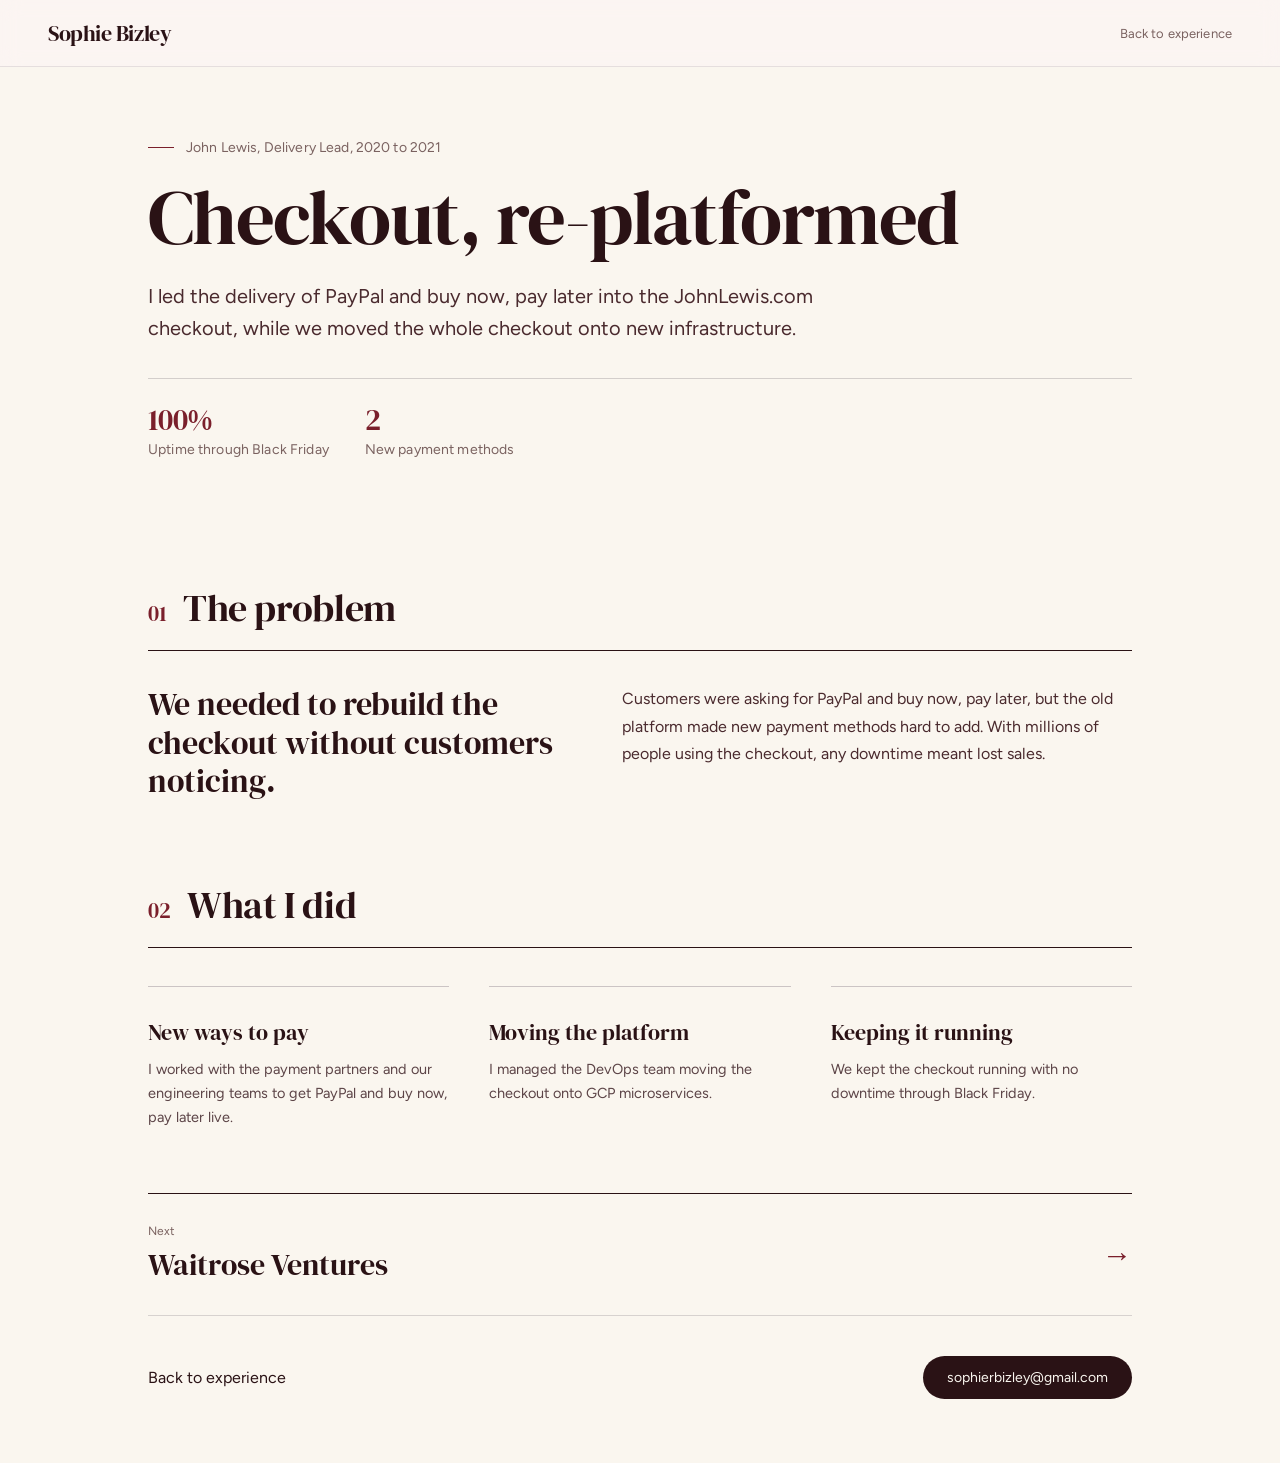
<file: john-lewis.html>
<!DOCTYPE html>
<html lang="en">
<head>
<meta charset="utf-8">
<meta name="viewport" content="width=device-width, initial-scale=1">
<title>Checkout, re-platformed | Sophie Bizley</title>
<meta name="description" content="Case study: getting PayPal and buy now, pay later into JohnLewis.com while moving checkout onto new infrastructure.">
<link rel="icon" type="image/svg+xml" href="favicon.svg">
<link rel="stylesheet" href="style.css">
</head>
<body>

<nav class="nav nav-cs">
  <a href="index.html#top" class="brand">Sophie Bizley</a>
  <a href="index.html#path" class="back">Back to experience</a>
</nav>

<header class="cs-hero">
  <div class="eyebrow" data-reveal>
    <span class="rule"></span>
    John Lewis, Delivery Lead, 2020 to 2021
  </div>
  <h1 data-reveal data-reveal-delay="80">Checkout, re-platformed</h1>
  <p class="lede" data-reveal data-reveal-delay="140">I led the delivery of PayPal and buy now, pay later into the JohnLewis.com checkout, while we moved the whole checkout onto new infrastructure.</p>
  <div class="cs-stats" data-reveal data-reveal-delay="200" style="gap:36px">
    <div>
      <div class="num-big" style="font-size:30px">100%</div>
      <div class="num-label">Uptime through Black Friday</div>
    </div>
    <div>
      <div class="num-big" style="font-size:30px">2</div>
      <div class="num-label">New payment methods</div>
    </div>
  </div>
</header>

<section class="cs-section">
  <div class="cs-section-head" data-reveal>
    <span class="idx">01</span>
    <h2>The problem</h2>
  </div>
  <div class="cs-problem">
    <p class="cs-problem-statement" data-reveal>We needed to rebuild the checkout without customers noticing.</p>
    <div class="cs-problem-body" data-reveal data-reveal-delay="80">
      <p>Customers were asking for PayPal and buy now, pay later, but the old platform made new payment methods hard to add. With millions of people using the checkout, any downtime meant lost sales.</p>
    </div>
  </div>
</section>

<section class="cs-section mid">
  <div class="cs-section-head" data-reveal>
    <span class="idx">02</span>
    <h2>What I did</h2>
  </div>
  <div class="cs-approach-grid">
    <div class="cs-approach-item" data-reveal>
      <h3>New ways to pay</h3>
      <p>I worked with the payment partners and our engineering teams to get PayPal and buy now, pay later live.</p>
    </div>
    <div class="cs-approach-item" data-reveal data-reveal-delay="100">
      <h3>Moving the platform</h3>
      <p>I managed the DevOps team moving the checkout onto GCP microservices.</p>
    </div>
    <div class="cs-approach-item" data-reveal data-reveal-delay="200">
      <h3>Keeping it running</h3>
      <p>We kept the checkout running with no downtime through Black Friday.</p>
    </div>
  </div>
</section>

<footer class="cs-footer">
  <a href="waitrose-ventures.html" class="cs-next" data-reveal>
    <div><div class="k">Next</div><div class="title">Waitrose Ventures</div></div>
    <div class="arrow">→</div>
  </a>
  <div class="cs-footer-row" data-reveal>
    <a href="index.html#path" class="back">Back to experience</a>
    <a href="mailto:sophierbizley@gmail.com" class="btn btn-solid" style="padding:13px 24px">sophierbizley@gmail.com</a>
  </div>
</footer>

<script src="main.js"></script>
</body>
</html>
</file>
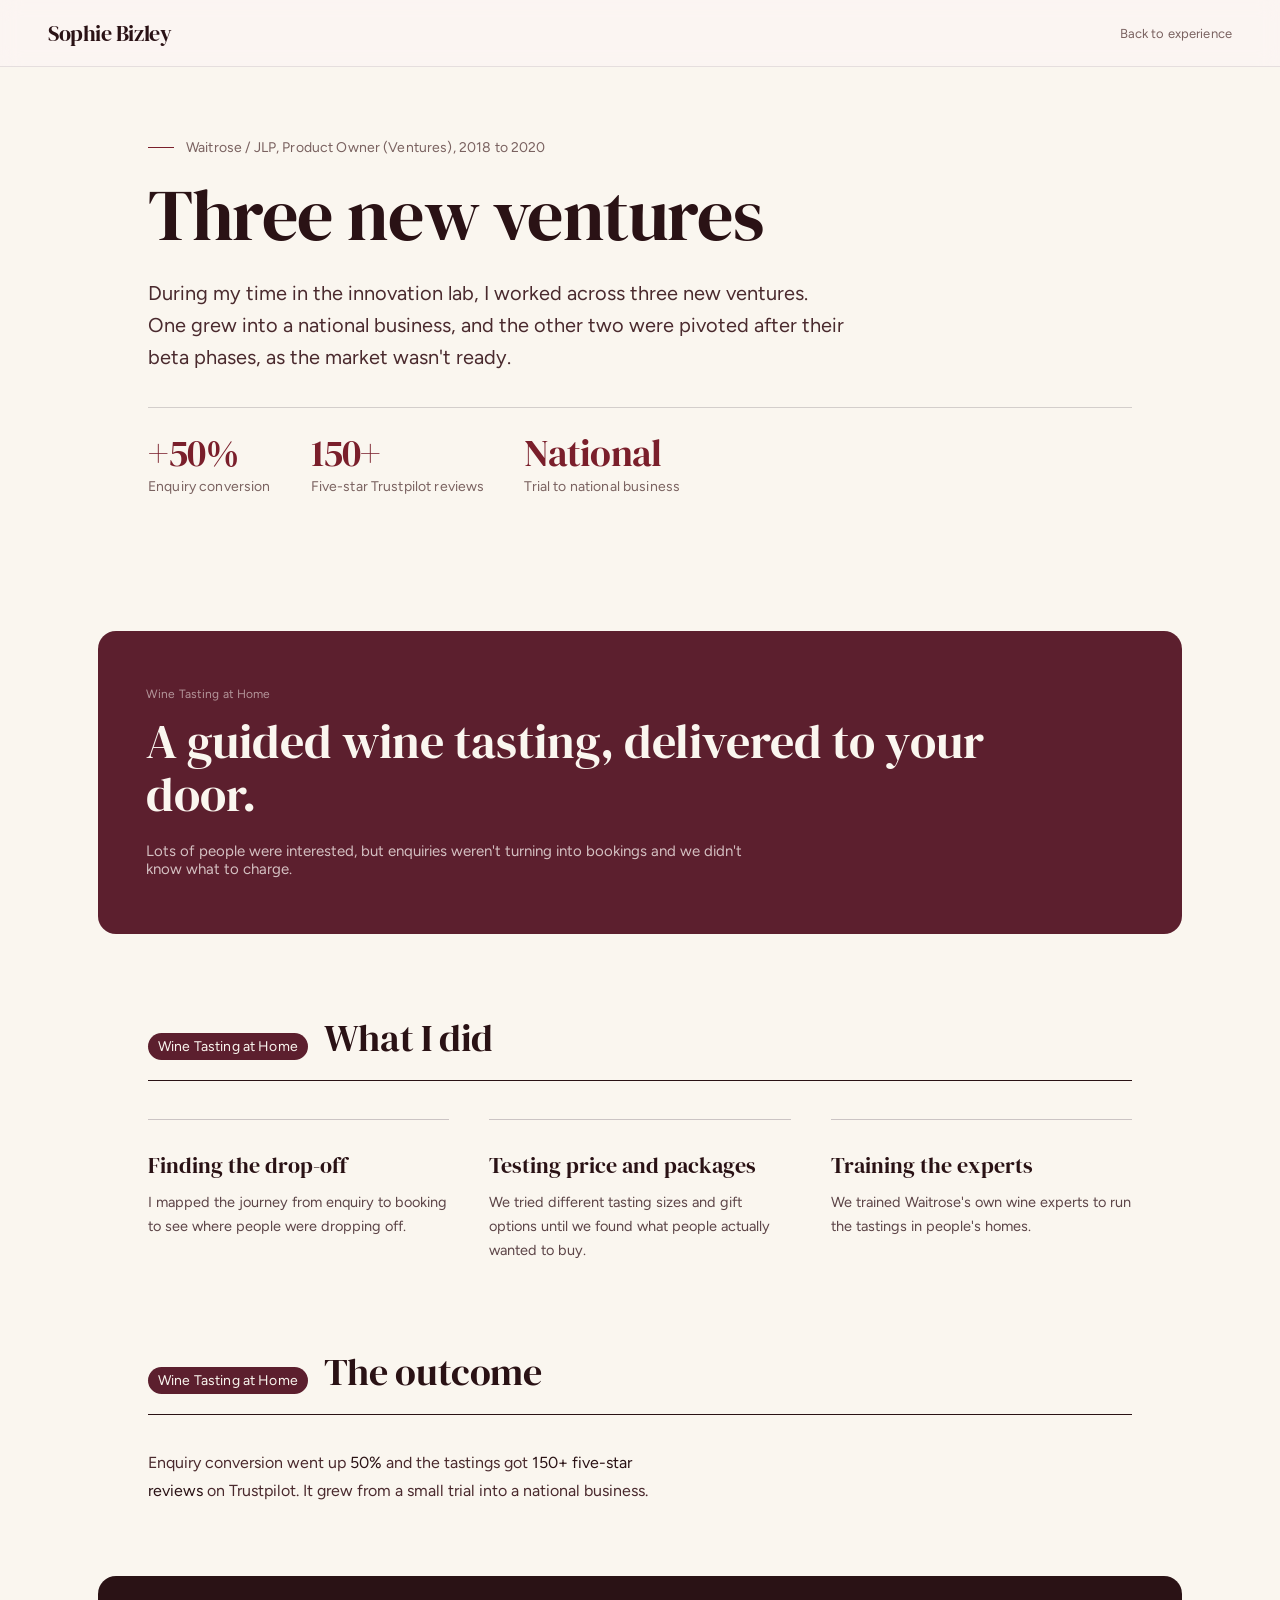
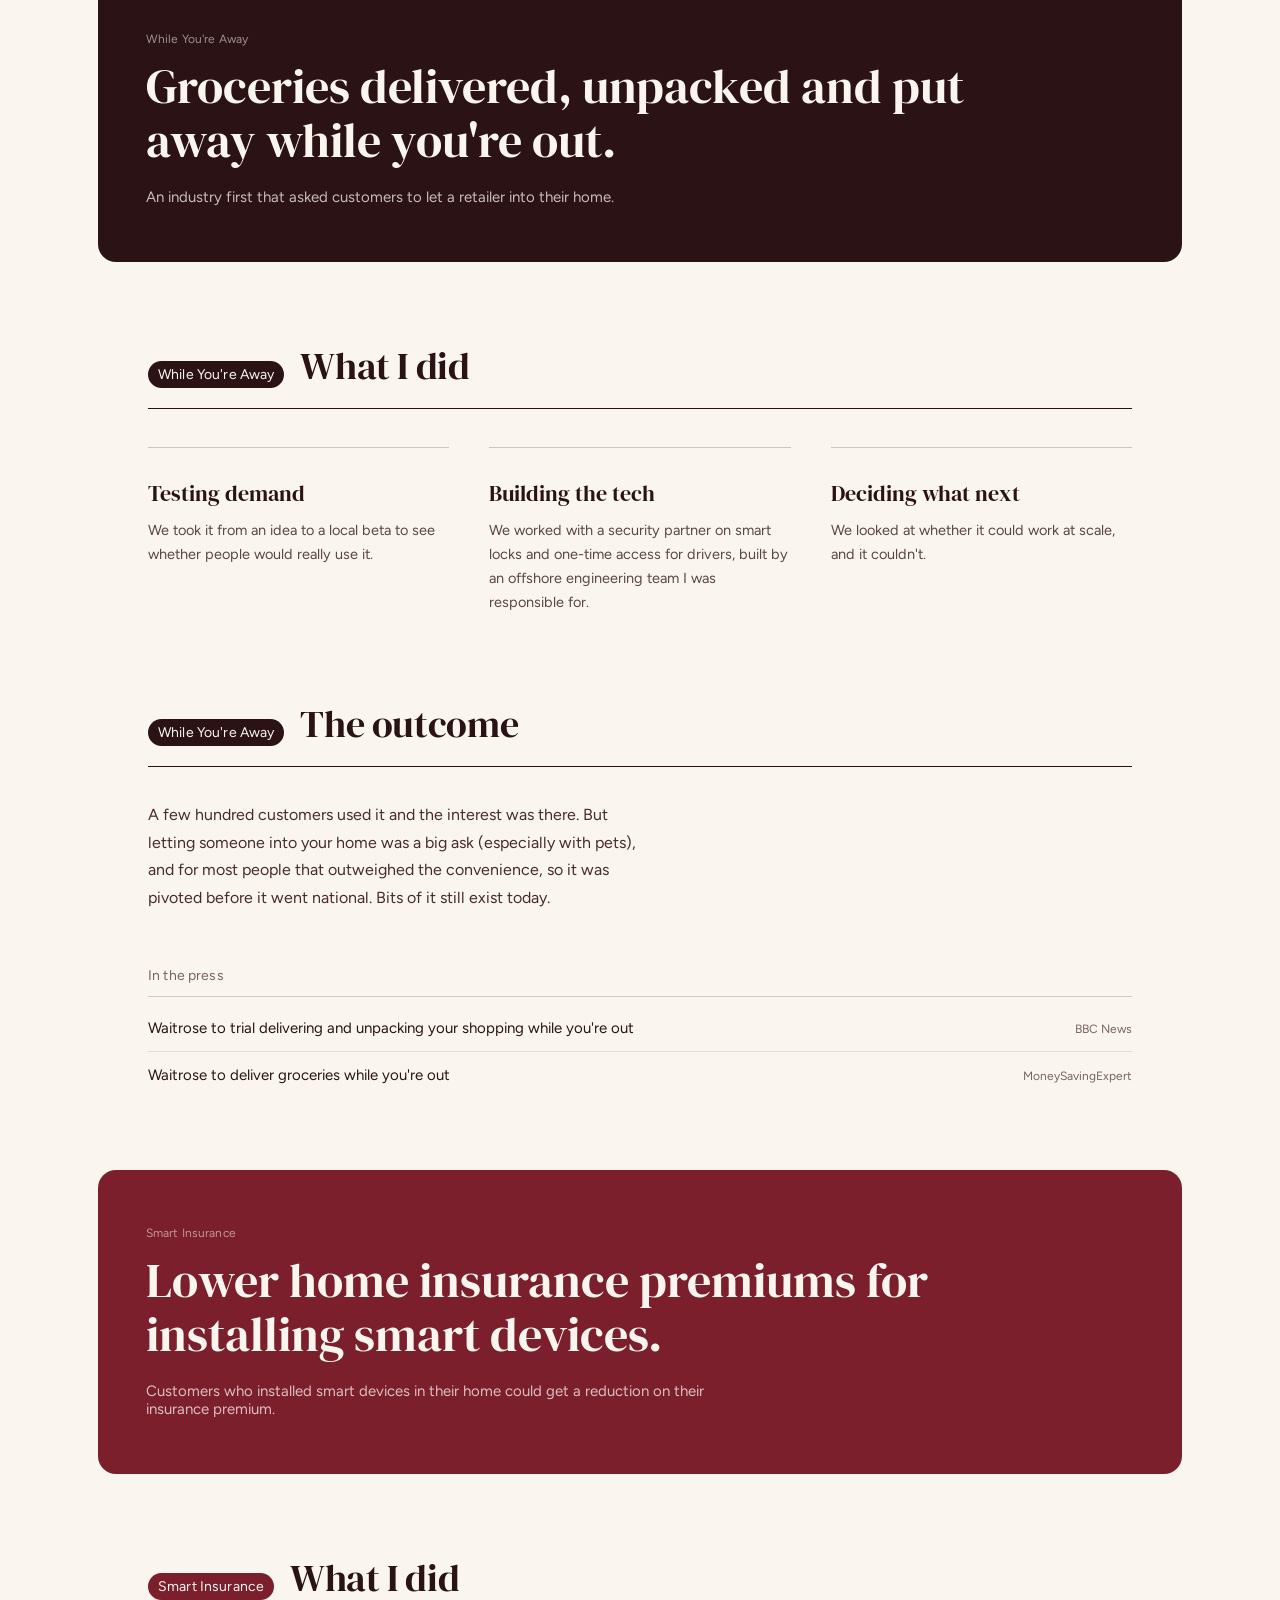
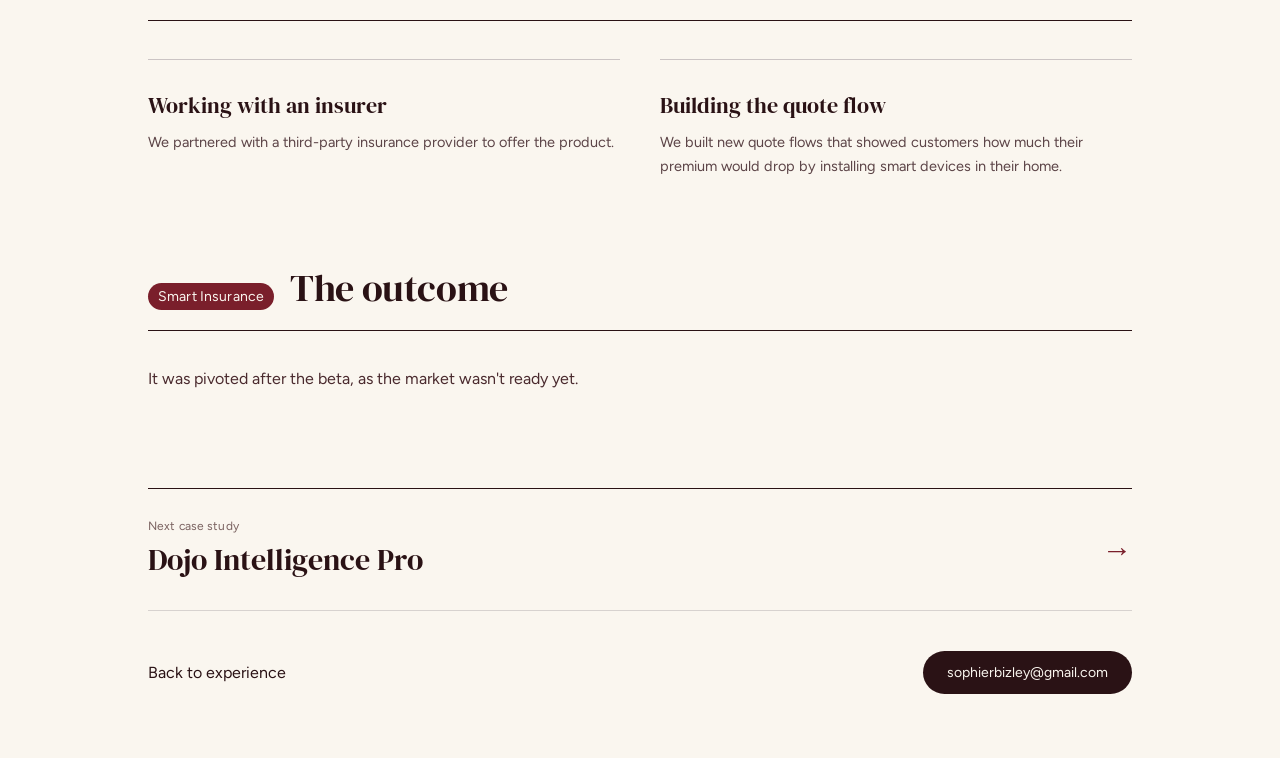
<file: waitrose-ventures.html>
<!DOCTYPE html>
<html lang="en">
<head>
<meta charset="utf-8">
<meta name="viewport" content="width=device-width, initial-scale=1">
<title>Three new ventures | Sophie Bizley</title>
<meta name="description" content="Case study: three new ventures at Waitrose, including a wine tasting service and in-home grocery delivery.">
<link rel="icon" type="image/svg+xml" href="favicon.svg">
<link rel="stylesheet" href="style.css">
</head>
<body>

<nav class="nav nav-cs">
  <a href="index.html#top" class="brand">Sophie Bizley</a>
  <a href="index.html#path" class="back">Back to experience</a>
</nav>

<header class="cs-hero wide">
  <div class="eyebrow" data-reveal>
    <span class="rule"></span>
    Waitrose / JLP, Product Owner (Ventures), 2018 to 2020
  </div>
  <h1 data-reveal data-reveal-delay="80">Three new ventures</h1>
  <p class="lede" data-reveal data-reveal-delay="140">During my time in the innovation lab, I worked across three new ventures. One grew into a national business, and the other two were pivoted after their beta phases, as the market wasn&#39;t ready.</p>
  <div class="cs-stats" data-reveal data-reveal-delay="200">
    <div>
      <div class="num-big num-count" data-count="50" data-prefix="+" data-suffix="%">+50%</div>
      <div class="num-label">Enquiry conversion</div>
    </div>
    <div>
      <div class="num-big num-count" data-count="150" data-suffix="+">150+</div>
      <div class="num-label">Five-star Trustpilot reviews</div>
    </div>
    <div>
      <div class="num-big">National</div>
      <div class="num-label">Trial to national business</div>
    </div>
  </div>
</header>

<!-- ================= VENTURE 01: WINE TASTING AT HOME ================= -->

<div class="venture-banner v2" data-reveal>
  <div class="venture-banner-inner v2">
    <div class="k">Wine Tasting at Home</div>
    <div class="title">A guided wine tasting, delivered to your door.</div>
    <div class="sub">Lots of people were interested, but enquiries weren&#39;t turning into bookings and we didn&#39;t know what to charge.</div>
  </div>
</div>

<section class="cs-section mid">
  <div class="cs-section-head" data-reveal>
    <span class="chip" style="background:#5C1F2E">Wine Tasting at Home</span>
    <h2>What I did</h2>
  </div>
  <div class="cs-approach-grid">
    <div class="cs-approach-item" data-reveal>
      <h3>Finding the drop-off</h3>
      <p>I mapped the journey from enquiry to booking to see where people were dropping off.</p>
    </div>
    <div class="cs-approach-item" data-reveal data-reveal-delay="100">
      <h3>Testing price and packages</h3>
      <p>We tried different tasting sizes and gift options until we found what people actually wanted to buy.</p>
    </div>
    <div class="cs-approach-item" data-reveal data-reveal-delay="200">
      <h3>Training the experts</h3>
      <p>We trained Waitrose&#39;s own wine experts to run the tastings in people&#39;s homes.</p>
    </div>
  </div>
</section>

<section class="cs-section">
  <div class="cs-section-head" data-reveal>
    <span class="chip" style="background:#5C1F2E">Wine Tasting at Home</span>
    <h2>The outcome</h2>
  </div>
  <div class="cs-outcome">
    <div class="cs-outcome-body" data-reveal>
      <p>Enquiry conversion went up <span class="hi">50%</span> and the tastings got <span class="hi">150+ five-star reviews</span> on Trustpilot. It grew from a small trial into a national business.</p>
    </div>
  </div>
</section>

<!-- ================= VENTURE 02: WHILE YOU'RE AWAY ================= -->

<div class="venture-banner" data-reveal>
  <div class="venture-banner-inner v1">
    <div class="k">While You&#39;re Away</div>
    <div class="title">Groceries delivered, unpacked and put away while you&#39;re out.</div>
    <div class="sub">An industry first that asked customers to let a retailer into their home.</div>
  </div>
</div>

<section class="cs-section mid">
  <div class="cs-section-head" data-reveal>
    <span class="chip">While You&#39;re Away</span>
    <h2>What I did</h2>
  </div>
  <div class="cs-approach-grid">
    <div class="cs-approach-item" data-reveal>
      <h3>Testing demand</h3>
      <p>We took it from an idea to a local beta to see whether people would really use it.</p>
    </div>
    <div class="cs-approach-item" data-reveal data-reveal-delay="100">
      <h3>Building the tech</h3>
      <p>We worked with a security partner on smart locks and one-time access for drivers, built by an offshore engineering team I was responsible for.</p>
    </div>
    <div class="cs-approach-item" data-reveal data-reveal-delay="200">
      <h3>Deciding what next</h3>
      <p>We looked at whether it could work at scale, and it couldn&#39;t.</p>
    </div>
  </div>
</section>

<section class="cs-section">
  <div class="cs-section-head" data-reveal>
    <span class="chip">While You&#39;re Away</span>
    <h2>The outcome</h2>
  </div>
  <div class="cs-outcome">
    <div class="cs-outcome-body" data-reveal>
      <p>A few hundred customers used it and the interest was there. But letting someone into your home was a big ask (especially with pets), and for most people that outweighed the convenience, so it was pivoted before it went national. Bits of it still exist today.</p>
    </div>
  </div>
</section>

<section class="cs-press">
  <div data-reveal>
    <div class="list-heading">In the press</div>
    <div class="press-list">
      <a href="https://www.bbc.co.uk/news/business-45747673" target="_blank" rel="noopener" class="press-row">
        <span class="headline" style="font-family:var(--sans);font-style:normal;color:var(--ink)">Waitrose to trial delivering and unpacking your shopping while you&#39;re out</span>
        <span class="src">BBC News</span>
      </a>
      <a href="https://www.moneysavingexpert.com/news/2018/10/waitrose-to-deliver-groceries-while-you-re-out/" target="_blank" rel="noopener" class="press-row">
        <span class="headline" style="font-family:var(--sans);font-style:normal;color:var(--ink)">Waitrose to deliver groceries while you&#39;re out</span>
        <span class="src">MoneySavingExpert</span>
      </a>
    </div>
  </div>
</section>

<!-- ================= VENTURE 03: SMART INSURANCE ================= -->

<div class="venture-banner v2" data-reveal>
  <div class="venture-banner-inner v3">
    <div class="k">Smart Insurance</div>
    <div class="title">Lower home insurance premiums for installing smart devices.</div>
    <div class="sub">Customers who installed smart devices in their home could get a reduction on their insurance premium.</div>
  </div>
</div>

<section class="cs-section mid">
  <div class="cs-section-head" data-reveal>
    <span class="chip" style="background:var(--accent)">Smart Insurance</span>
    <h2>What I did</h2>
  </div>
  <div class="cs-approach-grid two">
    <div class="cs-approach-item" data-reveal>
      <h3>Working with an insurer</h3>
      <p>We partnered with a third-party insurance provider to offer the product.</p>
    </div>
    <div class="cs-approach-item" data-reveal data-reveal-delay="100">
      <h3>Building the quote flow</h3>
      <p>We built new quote flows that showed customers how much their premium would drop by installing smart devices in their home.</p>
    </div>
  </div>
</section>

<section class="cs-section">
  <div class="cs-section-head" data-reveal>
    <span class="chip" style="background:var(--accent)">Smart Insurance</span>
    <h2>The outcome</h2>
  </div>
  <div class="cs-outcome">
    <div class="cs-outcome-body" data-reveal>
      <p>It was pivoted after the beta, as the market wasn&#39;t ready yet.</p>
    </div>
  </div>
</section>


<footer class="cs-footer wide">
  <a href="intelligence-pro.html" class="cs-next" data-reveal>
    <div><div class="k">Next case study</div><div class="title">Dojo Intelligence Pro</div></div>
    <div class="arrow">→</div>
  </a>
  <div class="cs-footer-row" data-reveal>
    <a href="index.html#path" class="back">Back to experience</a>
    <a href="mailto:sophierbizley@gmail.com" class="btn btn-solid" style="padding:13px 24px">sophierbizley@gmail.com</a>
  </div>
</footer>

<script src="main.js"></script>
</body>
</html>
</file>
<file: style.css>
/* Sophie Bizley — Portfolio (Editorial Mix)
   Shared styles for the main page and all case-study pages. */

@import url('https://fonts.googleapis.com/css2?family=DM+Serif+Display&family=Figtree:wght@400;500;600&display=swap');

:root{
  --cream:#FAF6EF;
  --band:#F1E6DA;
  --ink:#2A1215;
  --ink-soft:#4A2A2E;
  --muted:#7A6260;
  --muted-2:#5C4447;
  --rust:#7A1F2B;
  --hairline:rgba(42,18,21,0.11);
  --hairline-strong:rgba(42,18,21,0.22);

  --accent:#7A1F2B;
  --accent-rgb:122,31,43;

  --serif:'DM Serif Display', Georgia, serif;
  --sans:'Figtree', -apple-system, BlinkMacSystemFont, 'Segoe UI', sans-serif;
}

*{box-sizing:border-box;margin:0;padding:0}
html{scroll-behavior:smooth}
body{
  background:var(--cream);
  color:var(--ink);
  font-family:var(--sans);
  -webkit-font-smoothing:antialiased;
  min-height:100vh;
  overflow-x:hidden;
}
a{color:inherit;text-decoration:none}
img{max-width:100%}
::selection{background:var(--accent);color:var(--cream)}
a:focus-visible,button:focus-visible{outline:2px solid var(--accent);outline-offset:3px;border-radius:3px}

.hoverfade{transition:opacity .2s}
.hoverfade:hover{opacity:0.66}

/* ---------- Nav ---------- */
.nav{
  position:sticky;top:0;z-index:50;
  display:flex;align-items:center;justify-content:space-between;
  padding:20px 48px;
  background:rgba(252,245,243,0.82);
  backdrop-filter:blur(10px);
  border-bottom:1px solid rgba(36,22,42,0.1);
}
.nav-cs{padding:18px 48px}
.nav .brand{font-family:var(--serif);font-size:24px;letter-spacing:-0.01em}
.nav-cs .brand{font-size:22px}
.nav .back{display:inline-flex;align-items:center;gap:8px;font-size:13px;text-transform:uppercase;letter-spacing:0.12em;color:var(--muted);transition:color .2s}
.nav .back:hover{color:var(--accent)}

.burger{display:none;background:none;border:1px solid rgba(36,22,42,0.3);border-radius:10px;width:42px;height:42px;align-items:center;justify-content:center;cursor:pointer;color:var(--ink);padding:0}
.burger span{position:relative;display:block;width:18px;height:2px;background:var(--ink);transition:transform .3s,opacity .3s}
.burger span::before,.burger span::after{content:"";position:absolute;left:0;width:18px;height:2px;background:var(--ink);transition:transform .3s,opacity .3s}
.burger span::before{top:-6px}
.burger span::after{top:6px}
.burger.open span{background:transparent}
.burger.open span::before{transform:translateY(6px) rotate(45deg)}
.burger.open span::after{transform:translateY(-6px) rotate(-45deg)}

.navlinks{display:flex;align-items:center;gap:32px;font-size:13px;text-transform:uppercase;letter-spacing:0.14em;color:var(--muted)}
.navlinks a{transition:color .2s}
.navlinks a:hover{color:var(--accent)}
.navlinks .contact{color:var(--ink);border-bottom:1px solid var(--accent);padding-bottom:2px}
.navlinks .cv{display:inline-flex;align-items:center;gap:7px;padding:8px 16px;background:var(--ink);color:var(--cream);border-radius:999px;letter-spacing:0.1em;transition:background .2s}
.navlinks .cv:hover{background:var(--accent)}

/* ---------- Buttons ---------- */
.btn{display:inline-flex;align-items:center;gap:8px;border-radius:999px;font-size:14px;transition:background .2s,border-color .2s,color .2s,opacity .2s}
.btn-solid{padding:12px 22px;background:var(--ink);color:var(--cream)}
.btn-solid:hover{background:var(--accent)}
.btn-outline{padding:12px 22px;border:1px solid rgba(36,22,42,0.3);color:var(--ink)}
.btn-outline:hover{border-color:var(--accent);color:var(--accent)}
.btn-accent{padding:13px 24px;background:var(--accent);color:var(--cream)}
.btn-accent:hover{opacity:0.85}
.btn-static{padding:15px 26px;border:1px solid rgba(36,22,42,0.3);color:var(--muted);font-size:15px;border-radius:999px}

/* ---------- Section rhythm ---------- */
.wrap{max-width:1180px;margin:0 auto;padding-left:48px;padding-right:48px}
.wrap-narrow{max-width:1080px;margin:0 auto;padding-left:48px;padding-right:48px}

/* ---------- Hero (index) ---------- */
.hero{padding:90px 48px 60px}
.eyebrow{display:flex;align-items:center;gap:14px;font-size:13px;text-transform:uppercase;letter-spacing:0.16em;color:var(--muted)}
.eyebrow .rule{width:30px;height:1px;background:var(--accent);display:block}
.hero h1{
  margin-top:26px;font-family:var(--serif);font-weight:400;
  font-size:clamp(40px,5.5vw,72px);line-height:1;letter-spacing:-0.02em;
  text-wrap:balance;max-width:900px;
}
.hero h1 a{color:var(--accent);border-bottom:1px solid rgba(var(--accent-rgb),0.4);transition:opacity .2s;font-style:normal}
.hero h1 a:hover{opacity:0.6}
.hero h1 .role{font-style:normal}

.hero-grid{margin-top:26px;display:grid;grid-template-columns:1fr 300px;gap:56px;align-items:start}
.hero-lede{font-size:19px;line-height:1.62;color:var(--ink-soft);max-width:580px}
.hero-lede p + p{margin-top:14px}
.hero-lede .num{font-family:var(--serif);color:var(--accent)}
.hero-cta{margin-top:34px;display:flex;flex-wrap:wrap;gap:10px}

.hero-photo{position:relative}
.hero-photo img{width:100%;aspect-ratio:3/4;object-fit:cover;object-position:center 10%;border-radius:14px;display:block;filter:grayscale(12%)}
.hero-photo::after{content:"";position:absolute;inset:0;border-radius:14px;border:1px solid rgba(var(--accent-rgb),0.35);pointer-events:none}

/* ---------- Metrics band ---------- */
.metrics-section{border-top:1px solid var(--hairline);border-bottom:1px solid var(--hairline);background:var(--band)}
.metrics{max-width:1180px;margin:0 auto;display:grid;grid-template-columns:repeat(4,1fr)}
.metrics > div{padding:34px 40px;border-right:1px solid var(--hairline)}
.metrics > div:last-child{border-right:none}
.num-big{font-family:var(--serif);font-size:46px;color:var(--accent);line-height:1}
.num-label{margin-top:6px;font-size:12px;text-transform:uppercase;letter-spacing:0.1em;color:var(--muted)}

/* ---------- About ---------- */
.about-section{padding:64px 48px}
.two-col{display:grid;grid-template-columns:0.85fr 1.15fr;gap:56px;align-items:start}
.about-kicker{font-size:13px;text-transform:uppercase;letter-spacing:0.16em;color:var(--rust)}
.about-title{margin-top:16px;font-family:var(--serif);font-size:clamp(26px,3.2vw,36px);line-height:1.2;font-weight:400;font-style:normal}
.about-list{display:flex;flex-direction:column}
.about-row{display:flex;gap:16px;align-items:center;padding:16px 0;border-top:1px solid rgba(36,22,42,0.2)}
.about-row:last-child{border-bottom:1px solid rgba(36,22,42,0.2)}
.about-row .k{font-family:var(--serif);font-size:14px;color:var(--accent);width:132px;flex-shrink:0;text-transform:uppercase;letter-spacing:0.08em}
.about-row p{font-size:15px;line-height:1.6;color:var(--ink-soft)}

/* ---------- Feature (Currently building) ---------- */
.feature-section{background:var(--ink);color:var(--cream);border-bottom:1px solid var(--hairline)}
.feature{padding:74px 48px;display:grid;grid-template-columns:1fr 1.12fr;gap:56px;align-items:center}
.feature .eyebrow{color:rgba(252,245,243,0.6)}
.feature .eyebrow .rule{width:26px}
.feature h2{margin-top:20px;font-family:var(--serif);font-size:clamp(34px,4.6vw,60px);line-height:1.04;font-weight:400}
.feature p{margin-top:18px;font-size:17px;line-height:1.66;color:rgba(252,245,243,0.82);max-width:520px}
.feature-stats{margin-top:30px;display:flex;flex-wrap:wrap;gap:34px}
.feature-stats .num-big{font-size:40px}
.feature-stats .num-label{color:rgba(252,245,243,0.6)}
.feature-cta{margin-top:34px;display:flex;gap:12px;flex-wrap:wrap}
.feature-badge{display:inline-flex;align-items:center;gap:8px;padding:13px 24px;border:1px solid rgba(252,245,243,0.28);border-radius:999px;font-size:13px;color:rgba(252,245,243,0.7)}
.feature-media{display:flex;justify-content:center;align-items:center}
.feature-media-frame{border-radius:26px;overflow:hidden;border:1px solid rgba(var(--accent-rgb),0.4);box-shadow:0 24px 60px rgba(0,0,0,0.45);background:#0a2622;max-height:560px;aspect-ratio:1258/1922}
.feature-media-frame img{height:560px;width:auto;display:block}

/* ---------- Approach ---------- */
.approach-section{background:var(--band);color:var(--ink);margin-top:40px;border-top:1px solid var(--hairline);border-bottom:1px solid var(--hairline)}
.approach-section .wrap{padding:80px 48px}
.approach-section .kicker{font-size:13px;text-transform:uppercase;letter-spacing:0.16em;color:var(--rust)}
.approach-section h2{margin-top:18px;max-width:920px;font-family:var(--serif);font-size:clamp(30px,4.6vw,56px);line-height:1.08;font-weight:400}
.approach-grid{margin-top:56px;display:grid;grid-template-columns:repeat(2,1fr);gap:44px 56px}
.approach-item{border-top:1px solid var(--hairline-strong);padding-top:22px}
.approach-item .roman{font-family:var(--serif);font-size:30px;color:var(--accent)}
.approach-item h3{margin-top:12px;font-family:var(--serif);font-size:24px;font-weight:400}
.approach-item p{margin-top:12px;font-size:15px;line-height:1.65;color:var(--muted-2)}

/* ---------- Path (experience timeline) ---------- */
.path-section{padding:56px 48px}
.path-section h2{font-family:var(--serif);font-size:clamp(30px,4.6vw,56px);letter-spacing:-0.01em;font-weight:400}
.path-hint{margin-top:18px;font-size:12.5px;color:var(--muted);letter-spacing:0.02em;display:flex;align-items:center;gap:8px}
.path-hint .rule{width:18px;height:1px;background:var(--accent);display:block}
.roles{margin-top:18px;border-top:1.5px solid var(--ink)}
.role-row{display:grid;grid-template-columns:150px 1fr 150px;gap:28px;padding:26px 0;border-bottom:1px solid rgba(36,22,42,0.16);align-items:baseline;transition:opacity .2s}
a.role-row:hover{opacity:0.66}
.role-row.muted{opacity:0.6}
.role-date{font-size:13px;text-transform:uppercase;letter-spacing:0.1em;color:var(--muted)}
.role-title{font-family:var(--serif);font-size:23px;font-weight:400}
.role-desc{margin-top:6px;font-size:14.5px;color:var(--ink-soft);line-height:1.55}
.role-desc a{border-bottom:1px solid rgba(var(--accent-rgb),0.4);transition:opacity .2s}
.role-desc a:hover{opacity:0.6}
.role-meta{display:flex;flex-direction:column;align-items:flex-end;gap:8px;align-self:start}
.role-company{font-family:var(--serif);font-size:21px;color:var(--accent);text-align:right}
.role-company.small{font-size:18px}
.role-arrow{font-family:var(--serif);font-size:22px;color:var(--accent);line-height:1}

.rec-press{margin-top:64px;display:grid;grid-template-columns:1fr 1fr;gap:56px}
.list-heading{font-size:13px;text-transform:uppercase;letter-spacing:0.14em;color:var(--muted);border-bottom:1px solid rgba(36,22,42,0.2);padding-bottom:12px}
.rec-row{display:flex;gap:14px;align-items:baseline;padding:14px 0;border-bottom:1px solid var(--hairline)}
.rec-row:last-child{border-bottom:none}
.rec-row .star{font-family:var(--serif);font-size:18px;color:var(--accent)}
.rec-row .txt{font-size:15px;color:var(--ink-soft)}
.rec-row .txt b{color:var(--ink);font-weight:500}
.press-list{margin-top:8px}
.press-row{display:flex;align-items:baseline;justify-content:space-between;gap:18px;padding:14px 0;border-bottom:1px solid var(--hairline);transition:opacity .2s}
.press-row:last-child{border-bottom:none}
.press-row:hover{opacity:0.6}
.press-row .headline{font-size:15px;color:var(--ink-soft);font-family:var(--serif);font-style:normal}
.press-row .src{font-size:12px;color:var(--muted);white-space:nowrap}

.education{margin-top:56px}
.edu-row{display:flex;gap:14px;align-items:baseline;padding:14px 0}
.edu-row .mark{font-family:var(--serif);font-size:18px;color:var(--accent)}
.edu-row .txt{font-size:15px;color:var(--ink-soft)}
.edu-row .txt b{color:var(--ink);font-weight:500}
.edu-row .school{font-size:13.5px;color:var(--muted)}

/* ---------- Skills ---------- */
.skills-section{padding:36px 48px 56px}
.skills-head{display:flex;align-items:baseline;justify-content:space-between;border-bottom:1.5px solid var(--ink);padding-bottom:18px}
.skills-head h2{font-family:var(--serif);font-size:clamp(30px,4.6vw,52px);letter-spacing:-0.01em;font-weight:400}
.skills-head .tag{font-size:13px;text-transform:uppercase;letter-spacing:0.14em;color:var(--muted)}

.skill-feature{margin-top:40px;background:var(--accent);border-radius:16px;padding:40px;color:var(--cream);display:grid;grid-template-columns:300px 1fr;gap:40px;align-items:start}
.skill-feature .k{font-size:12px;text-transform:uppercase;letter-spacing:0.16em;color:rgba(252,245,243,0.7)}
.skill-feature h3{margin-top:12px;font-family:var(--serif);font-size:34px;font-weight:400;line-height:1.05}
.skill-feature p{margin-top:14px;font-size:14.5px;line-height:1.6;color:rgba(252,245,243,0.82)}
.skill-feature .pills{display:flex;flex-wrap:wrap;gap:10px;align-self:center}
.skill-feature .pills span{padding:9px 16px;background:var(--cream);color:var(--accent);border-radius:999px;font-size:14px;font-weight:500}

.skill-cols{margin-top:24px;display:grid;grid-template-columns:repeat(2,1fr);gap:28px 56px}
.skill-col{border-top:1px solid rgba(36,22,42,0.2);padding-top:20px}
.skill-col h3{font-family:var(--serif);font-size:22px;font-weight:400;color:var(--accent)}
.skill-col .tags{margin-top:14px;display:flex;flex-wrap:wrap;gap:8px}
.skill-col .tags span{padding:7px 13px;background:var(--band);border-radius:999px;font-size:13.5px;color:var(--ink-soft)}

/* ---------- Beyond work ---------- */
.beyond-section{background:var(--band);border-top:1px solid var(--hairline);border-bottom:1px solid var(--hairline)}
.beyond-inner{padding:80px 48px}
.beyond-inner h2{font-family:var(--serif);font-size:clamp(30px,4.6vw,52px);letter-spacing:-0.01em;font-weight:400}
.beyond-grid{margin-top:42px;display:grid;grid-template-columns:1fr 1fr;gap:24px}
.beyond-card{border-radius:14px;overflow:hidden;display:flex;flex-direction:column}
.beyond-card.dark{background:var(--ink)}
.beyond-card.accent{background:var(--accent)}
.beyond-card.light{background:var(--cream);border:1px solid var(--hairline-strong)}
.beyond-card.full{grid-column:1 / -1}
.beyond-body{padding:34px 36px;flex:1}
.beyond-kicker{font-size:11px;text-transform:uppercase;letter-spacing:0.12em;color:rgba(255,255,255,0.55);margin-bottom:14px}
.beyond-card.light .beyond-kicker{color:var(--muted)}
.beyond-title{font-family:var(--serif);font-size:34px;color:#fff;line-height:1.05;font-style:normal}
.beyond-card.light .beyond-title{color:var(--ink)}
.beyond-body p{margin-top:16px;font-size:14.5px;color:rgba(255,255,255,0.82);line-height:1.7}
.beyond-card.light .beyond-body p{color:var(--ink-soft)}
.beyond-foot{padding:18px 36px;border-top:1px solid rgba(255,255,255,0.2);display:flex;justify-content:space-between;align-items:center;font-size:12px;color:rgba(255,255,255,0.8)}
.beyond-card.light .beyond-foot{border-top:1px solid var(--hairline-strong);color:var(--muted)}
.beyond-card.light .beyond-foot:hover{opacity:0.66}

/* ---------- Build (side projects) ---------- */
.build-section{background:var(--cream);border-top:1px solid var(--hairline)}
.build-inner{padding:80px 48px}
.build-section .kicker{font-size:13px;text-transform:uppercase;letter-spacing:0.16em;color:var(--rust)}
.build-inner h2{margin-top:14px;font-family:var(--serif);font-size:clamp(30px,4.6vw,52px);letter-spacing:-0.01em;font-weight:400}
.build-grid{margin-top:42px;display:grid;grid-template-columns:minmax(0,560px);gap:24px}
.build-card{border-radius:14px;overflow:hidden;display:flex;flex-direction:column;text-decoration:none;color:inherit;transition:transform .2s ease}
a.build-card:hover{transform:translateY(-4px)}
.build-card.dark{background:var(--ink)}
.build-card.accent{background:var(--accent)}
.build-body{padding:34px 36px;flex:1}
.build-kicker{font-size:11px;text-transform:uppercase;letter-spacing:0.12em;color:rgba(255,255,255,0.55);margin-bottom:14px}
.build-title{font-family:var(--serif);font-size:34px;color:#fff;line-height:1.05;font-style:normal}
.build-body p{margin-top:16px;font-size:14.5px;color:rgba(255,255,255,0.82);line-height:1.7}
.build-foot{padding:18px 36px;border-top:1px solid rgba(255,255,255,0.2);display:flex;justify-content:space-between;align-items:center;font-size:12px;color:rgba(255,255,255,0.8)}

/* ---------- Footer / contact ---------- */
.site-footer{padding:64px 48px 56px}
.footer-inner{border-top:1.5px solid var(--ink);padding-top:60px}
.footer-inner h2{font-family:var(--serif);font-size:clamp(44px,9vw,124px);line-height:0.96;letter-spacing:-0.02em;font-weight:400}
.footer-inner h2 i{color:var(--accent);font-style:normal}
.footer-cta{margin-top:0;display:flex;flex-wrap:wrap;gap:12px}
.footer-meta{margin-top:60px;display:flex;justify-content:space-between;flex-wrap:wrap;gap:14px;font-size:13px;color:var(--muted);text-transform:uppercase;letter-spacing:0.08em}

/* ---------- Case study pages ---------- */
.cs-hero{max-width:1080px;margin:0 auto;padding:72px 48px 40px}
.cs-hero .eyebrow{gap:12px}
.cs-hero .eyebrow .rule{width:26px}
.cs-hero h1{margin-top:22px;font-family:var(--serif);font-size:clamp(40px,6vw,84px);line-height:1.02;letter-spacing:-0.02em;font-weight:400}
.cs-hero.wide h1{font-size:clamp(38px,5.6vw,76px);line-height:1.04}
.cs-hero .lede{margin-top:24px;font-size:20px;line-height:1.6;color:var(--ink-soft);max-width:680px}
.cs-links{margin-top:26px;display:flex;gap:12px;flex-wrap:wrap}
.cs-hero.wide .lede{max-width:700px}
.cs-stats{margin-top:34px;display:flex;flex-wrap:wrap;gap:40px;border-top:1px solid rgba(36,22,42,0.18);padding-top:26px}
.cs-stats .num-big{font-size:38px}
.cs-num-italic{font-family:var(--serif);font-size:38px;color:var(--accent);line-height:1;font-style:normal}

.cs-imagerow{max-width:1180px;margin:14px auto 0;padding:0 48px}
.cs-imagerow-caption{font-size:12px;text-transform:uppercase;letter-spacing:0.1em;color:var(--muted);margin-bottom:14px;text-align:center}
.cs-cards-3{display:grid;grid-template-columns:repeat(3,1fr);gap:24px;max-width:1180px;margin:0 auto}
.cs-card-white{background:#fff;border:1px solid rgba(36,22,42,0.14);border-radius:16px;overflow:hidden}
.cs-card-white img{width:100%;display:block}

.cs-phones{background:var(--band);border:1px solid rgba(36,22,42,0.14);border-radius:16px;padding:38px 28px;display:grid;grid-template-columns:repeat(4,1fr);gap:18px;align-items:end}
.cs-phone-col{display:flex;flex-direction:column;align-items:center;gap:12px}
.cs-phone{position:relative;width:100%;max-width:150px;border-radius:24px;border:4px solid var(--ink);overflow:hidden;background:#f5f2ed}
.cs-phone::before{content:"";position:absolute;top:0;left:50%;transform:translateX(-50%);width:58px;height:13px;background:var(--ink);border-radius:0 0 9px 9px;z-index:2}
.cs-phone img{width:100%;display:block;border-radius:20px}
.cs-phone-caption{font-size:11px;color:var(--muted);text-align:center;letter-spacing:0.04em}

.cs-statpanel{background:var(--ink);border-radius:18px;padding:64px 56px;display:grid;grid-template-columns:1fr auto;gap:32px;align-items:center;overflow:hidden}
.cs-statpanel .k{font-size:12px;text-transform:uppercase;letter-spacing:0.16em;color:rgba(252,245,243,0.55)}
.cs-statpanel .big{font-family:var(--serif);font-size:clamp(64px,11vw,150px);line-height:0.9;color:var(--accent);letter-spacing:-0.02em}
.cs-statpanel .sub{margin-top:10px;font-size:16px;color:rgba(252,245,243,0.8)}
.cs-statpanel .rails{display:flex;flex-direction:column;gap:20px;min-width:180px}
.cs-statpanel .rail{border-top:1px solid rgba(252,245,243,0.2);padding-top:12px}
.cs-statpanel .rail-label{font-family:var(--serif);font-size:22px;color:var(--cream)}
.cs-statpanel .rail-label a{border-bottom:1px solid rgba(252,245,243,0.35);transition:opacity .2s}
.cs-statpanel .rail-label a:hover{opacity:0.65}

.cs-imagepair{display:grid;grid-template-columns:repeat(2,1fr);gap:24px;max-width:760px;margin:0 auto}
.cs-imagepanel{background:var(--band);border:1px solid rgba(36,22,42,0.14);border-radius:16px;padding:28px;display:flex;flex-direction:column}
.cs-imagepanel .frame{height:340px;width:fit-content;margin:0 auto;display:flex;align-items:center;justify-content:center}
.cs-imagepanel .frame img{max-height:100%;max-width:100%;border-radius:22px;border:4px solid var(--ink);object-fit:contain}
.cs-imagepanel .cap{margin-top:16px;text-align:center;font-size:13px;color:var(--muted-2)}

.cs-section{max-width:1080px;margin:0 auto;padding:84px 48px 0}
.cs-section.tight{padding-top:36px}
.cs-section.mid{padding-top:78px}
.cs-section-head{display:flex;align-items:baseline;gap:16px;border-bottom:1.5px solid var(--ink);padding-bottom:16px}
.cs-section-head .idx{font-family:var(--serif);font-size:22px;color:var(--accent)}
.cs-section-head h2{font-family:var(--serif);font-size:clamp(26px,3.4vw,38px);letter-spacing:-0.01em;font-weight:400}
.cs-section-head .chip{font-size:11px;text-transform:uppercase;letter-spacing:0.12em;color:var(--cream);background:var(--ink);padding:5px 10px;border-radius:999px}

.cs-problem{margin-top:34px;display:grid;grid-template-columns:0.9fr 1.1fr;gap:56px;align-items:start}
.cs-problem-statement{font-family:var(--serif);font-size:clamp(24px,2.8vw,32px);line-height:1.2;color:var(--ink);font-style:normal}
.cs-problem-body{font-size:16px;line-height:1.72;color:var(--ink-soft);display:flex;flex-direction:column;gap:16px}
.cs-problem-body b{color:var(--ink)}

.cs-approach-grid{margin-top:38px;display:grid;grid-template-columns:repeat(3,1fr);gap:40px}
.cs-approach-item{border-top:1px solid rgba(36,22,42,0.22);padding-top:20px}
.cs-approach-item .roman{font-family:var(--serif);font-size:26px;color:var(--accent)}
.cs-approach-item h3{margin-top:10px;font-family:var(--serif);font-size:22px;font-weight:400}
.cs-approach-item p{margin-top:10px;font-size:14.5px;line-height:1.66;color:var(--muted-2)}
.cs-approach-item .cta{margin-top:14px;display:inline-flex;align-items:center;gap:7px;font-size:13px;letter-spacing:0.04em;color:var(--accent);border-bottom:1px solid rgba(var(--accent-rgb),0.4);padding-bottom:2px;transition:opacity .2s}
.cs-approach-item .cta:hover{opacity:0.65}
.cs-approach-item .note{margin-top:14px;font-size:13px;letter-spacing:0.04em;color:var(--muted);font-style:normal}

.cs-practice-kicker{font-size:13px;text-transform:uppercase;letter-spacing:0.14em;color:var(--rust)}
.cs-practice-grid{margin-top:24px;display:grid;grid-template-columns:repeat(3,1fr);gap:34px}
.cs-practice-item{border-top:1px solid rgba(36,22,42,0.2);padding-top:18px}
.cs-practice-item .cat{font-size:11px;text-transform:uppercase;letter-spacing:0.1em;color:var(--rust);margin-bottom:10px}
.cs-practice-item .title{font-family:var(--serif);font-size:21px;line-height:1.2;margin-bottom:12px;font-style:normal}
.cs-practice-item p{font-size:13.5px;line-height:1.65;color:var(--muted-2)}

.cs-quote{border-top:1px solid rgba(36,22,42,0.22);padding-top:36px}
.cs-quote .mark{font-family:var(--serif);font-size:44px;color:var(--accent);line-height:0.6}
.cs-quote p{margin-top:6px;font-family:var(--serif);font-size:clamp(24px,2.8vw,32px);line-height:1.32;color:var(--ink);max-width:820px;font-style:normal}
.cs-quote .attr{margin-top:22px;font-size:13px;letter-spacing:0.04em;color:var(--muted)}

.cs-imagery-band{max-width:1180px;margin:0 auto;padding:64px 48px 0}
.cs-imagery-2{display:grid;grid-template-columns:1fr 1fr;gap:24px;align-items:stretch}
.cs-imagery-card{background:var(--band);border-radius:16px;padding:28px;display:flex;flex-direction:column}
.cs-imagery-card .thumb{height:240px;max-width:340px;margin:0 auto;display:flex;align-items:center;justify-content:center;background:#fff;border:1px solid rgba(36,22,42,0.14);border-radius:16px;padding:20px}
.cs-imagery-card .thumb.plain{background:none;border:none;padding:0}
.cs-imagery-card .thumb img{width:100%;display:block}
.cs-imagery-card .cap{margin-top:16px}
.cs-imagery-card .cap-title{font-size:12px;font-weight:600;color:var(--ink);margin-bottom:4px}
.cs-imagery-card .cap p{font-size:12.5px;color:var(--muted);line-height:1.6}
.cs-phone-frame{width:120px;flex-shrink:0;aspect-ratio:120/250;border-radius:22px;border:4px solid var(--ink);overflow:hidden;background:#0a2622}
.cs-phone-frame img{width:100%;height:100%;object-fit:contain;display:block}

.cs-projection{margin-top:24px;background:#0F332C;border-radius:16px;padding:28px;display:flex;flex-direction:column;gap:12px}
.cs-projection img{width:100%;max-width:640px;margin:0 auto;display:block}
.cs-projection .cap{text-align:center}
.cs-projection .cap-title{font-size:12px;font-weight:600;color:var(--cream);margin-bottom:4px}
.cs-projection .cap p{font-size:12.5px;color:rgba(252,245,243,0.7);line-height:1.6;max-width:520px;margin:0 auto}

.cs-tradeoffs p.lede{margin-top:26px;font-size:16px;line-height:1.7;color:var(--ink-soft);max-width:620px}
.cs-tradeoff-list{margin-top:30px;display:flex;flex-direction:column}
.cs-tradeoff{display:grid;grid-template-columns:1.1fr 1fr 1fr;gap:32px;align-items:start;padding:26px 0;border-top:1px solid rgba(36,22,42,0.22)}
.cs-tradeoff:last-child{border-bottom:1px solid rgba(36,22,42,0.22)}
.cs-tradeoff .call{font-family:var(--serif);font-size:22px;line-height:1.2;color:var(--ink)}
.cs-tradeoff .lbl{font-size:11px;text-transform:uppercase;letter-spacing:0.1em;color:var(--rust);margin-bottom:5px}
.cs-tradeoff p{font-size:13.5px;line-height:1.6;color:var(--muted-2)}

.cs-outcome{margin-top:34px;display:grid;grid-template-columns:1.1fr 0.9fr;gap:56px;align-items:start}
.cs-outcome-body{font-size:16px;line-height:1.72;color:var(--ink-soft);display:flex;flex-direction:column;gap:16px}
.cs-outcome-body span.hi{color:var(--ink)}
.cs-outcome-stats{display:flex;flex-direction:column;gap:24px}
.cs-outcome-grid{display:grid;grid-template-columns:1fr 1fr;gap:24px}
.cs-outcome-stat{border-top:1px solid rgba(36,22,42,0.22);padding-top:14px}
.cs-outcome-stat .v{font-family:var(--serif);font-size:34px;color:var(--accent)}
.cs-outcome-stat .l{font-size:12px;color:var(--muted);margin-top:4px}
.cs-outcome-credential{display:flex;align-items:center;gap:12px;border-top:1px solid rgba(36,22,42,0.22);padding-top:14px}
.cs-outcome-credential .star{font-family:var(--serif);font-size:22px;color:var(--accent);font-style:normal}
.cs-outcome-credential .txt{font-size:12px;color:var(--muted);line-height:1.5}
.cs-outcome-bullets{margin:0;padding-left:20px;font-size:15px;line-height:1.6;color:var(--ink-soft);display:flex;flex-direction:column;gap:14px}

.cs-press{max-width:1080px;margin:0 auto;padding:56px 48px 0}

.cs-footer{max-width:1080px;margin:64px auto 0;padding:0 48px 64px}
.cs-footer.wide{margin-top:96px}
.cs-next{display:flex;align-items:center;justify-content:space-between;gap:24px;border-top:1.5px solid var(--ink);border-bottom:1px solid rgba(36,22,42,0.16);padding:30px 0;transition:opacity .2s}
.cs-next:hover{opacity:0.62}
.cs-next .k{font-size:12px;text-transform:uppercase;letter-spacing:0.12em;color:var(--muted)}
.cs-next .title{margin-top:6px;font-family:var(--serif);font-size:30px;font-weight:400}
.cs-next .arrow{font-family:var(--serif);font-size:30px;color:var(--accent)}
.cs-footer-row{margin-top:40px;display:flex;flex-wrap:wrap;align-items:center;justify-content:space-between;gap:18px}

/* ---------- Venture (Waitrose) ---------- */
.venture-banner{max-width:1180px;margin:14px auto 0;padding:0 48px}
.venture-banner.v2{margin-top:96px}
.venture-banner-inner{border-radius:18px;padding:56px 48px;display:flex;flex-direction:column;gap:14px}
.venture-banner-inner.v1{background:var(--ink)}
.venture-banner-inner.v2{background:#5C1F2E}
.venture-banner .k{font-size:12px;text-transform:uppercase;letter-spacing:0.16em;color:rgba(252,245,243,0.55)}
.venture-banner .title{font-family:var(--serif);font-size:clamp(28px,4vw,48px);line-height:1.12;color:var(--cream);max-width:880px;font-style:normal}
.venture-banner .sub{margin-top:6px;font-size:15px;color:rgba(252,245,243,0.75);max-width:620px}

/* ---------- Reveal / reduced motion ---------- */
[data-reveal]{opacity:0;transform:translateY(34px);transition:opacity .8s cubic-bezier(.22,.61,.36,1),transform .8s cubic-bezier(.22,.61,.36,1);will-change:opacity,transform}
[data-reveal].is-visible{opacity:1;transform:none}
@media (prefers-reduced-motion: reduce){
  [data-reveal]{opacity:1 !important;transform:none !important;transition:none !important}
}

/* ---------- Responsive ---------- */
@media (max-width:900px){
  .nav{padding:16px 22px;position:sticky}
  .burger{display:inline-flex}
  .navlinks{
    position:absolute;top:100%;left:0;right:0;flex-direction:column;align-items:stretch;gap:0;
    background:rgba(252,245,243,0.98);backdrop-filter:blur(10px);border-bottom:1px solid rgba(36,22,42,0.12);
    padding:6px 22px 16px;max-height:0;overflow:hidden;transition:max-height .32s ease;
    text-transform:none;letter-spacing:0.04em;
  }
  .navlinks.open{max-height:460px}
  .navlinks > a{padding:14px 2px;font-size:16px;border-bottom:1px solid rgba(36,22,42,0.08)}
  .navlinks > a:last-child{margin-top:12px;justify-content:center;border-bottom:none}

  .wrap,.wrap-narrow,.hero,.about-section,.feature,.approach-section .wrap,.path-section,.skills-section,.build-inner,.beyond-inner,.site-footer{
    padding-left:22px !important;padding-right:22px !important;
  }

  .hero-grid{grid-template-columns:1fr !important;gap:36px !important;margin-top:38px !important}
  .hero-photo{max-width:300px;margin:0 auto}

  .metrics{grid-template-columns:repeat(2,1fr) !important}
  .metrics > div{padding:24px 22px !important;border-right:none !important;border-bottom:1px solid var(--hairline)}
  .metrics > div:nth-child(odd){border-right:1px solid var(--hairline) !important}

  .feature{grid-template-columns:1fr !important;gap:40px !important;padding:52px 22px !important}

  .approach-grid{grid-template-columns:1fr !important;gap:30px !important;margin-top:40px !important}

  .role-row{grid-template-columns:1fr !important;gap:5px !important;padding:22px 0 !important}
  .role-row .role-meta{flex-direction:row !important;align-items:center !important;gap:8px !important;order:-1}
  .role-row .role-company{text-align:left !important;font-size:15px !important;opacity:0.8}
  .role-row .role-arrow{display:none !important}

  .skills-head{flex-direction:column !important;align-items:flex-start !important;gap:8px}

  .two-col,.rec-press,.education .two-col{grid-template-columns:1fr !important;gap:34px !important}

  .skill-feature{grid-template-columns:1fr !important;gap:24px !important;padding:32px 26px !important}
  .skill-cols{grid-template-columns:1fr !important;gap:26px !important}

  .build-grid{grid-template-columns:1fr !important}
  .beyond-grid{grid-template-columns:1fr !important}

  .cs-hero,.cs-section,.cs-imagerow,.cs-press,.cs-footer,.cs-imagery-band{padding-left:22px !important;padding-right:22px !important}
  .cs-problem,.cs-outcome{grid-template-columns:1fr !important;gap:32px !important}
  .cs-approach-grid,.cs-practice-grid{grid-template-columns:1fr !important;gap:30px !important}
  .cs-tradeoff{grid-template-columns:1fr !important;gap:12px !important}
  .cs-cards-3{grid-template-columns:1fr !important}
  .cs-phones{grid-template-columns:repeat(2,1fr) !important}
  .cs-imagery-2,.cs-imagepair{grid-template-columns:1fr !important}
  .cs-statpanel{grid-template-columns:1fr !important;padding:40px 28px !important}
  .cs-outcome-grid{grid-template-columns:1fr 1fr !important}
}
@media (max-width:560px){
  .metrics{grid-template-columns:1fr !important}
  .metrics > div:nth-child(odd){border-right:none !important}
}

/* ---------- Personal sections (Oct 2026) ---------- */
.inline-link{color:var(--accent);border-bottom:1px solid rgba(var(--accent-rgb),0.4)}
.link-row{color:inherit;text-decoration:none;transition:color .2s}
.link-row .arrow{color:var(--accent);margin-left:4px;display:inline-block;transition:transform .2s}
.link-row:hover p{color:var(--accent)}
.link-row:hover .arrow{transform:translateX(4px)}
.photo-slot{display:none !important}
.photo-slot{margin:0;aspect-ratio:4/3;display:flex;align-items:center;justify-content:center;text-align:center;padding:20px;border:1.5px dashed currentColor;opacity:.55;font-size:12px;text-transform:uppercase;letter-spacing:0.1em}
.beyond-card .photo-slot{margin:16px 16px 0;border-radius:10px;color:#fff}
.beyond-card.light .photo-slot{color:var(--muted)}
.off-record .photo-slot{border-radius:14px;color:var(--muted);max-width:420px}
.about-row .k{line-height:1.3}
.beyond-card.full{flex-direction:row;flex-wrap:wrap}
.beyond-card.full .photo-slot{flex:0 0 38%;margin:16px 0 16px 16px;aspect-ratio:4/3}
.beyond-card.full .beyond-body{flex:1;min-width:260px;align-self:center}
.beyond-card.full .beyond-foot{flex:0 0 100%}
@media (max-width:900px){.beyond-card.full .photo-slot{flex:1 1 100%;margin:16px 16px 0}}
/* Hide photo placeholders until real photos are added */
.photo-slot{display:none !important}

/* Hero: photo centred against the text, tighter spacing */
.hero{display:grid;grid-template-columns:1fr 300px;column-gap:72px;padding:56px 48px 24px}
.hero-grid{display:contents}
.hero > .eyebrow,.hero > h1,.hero-grid > div:first-child{grid-column:1}
.hero-grid > div:first-child{margin-top:26px}
.hero-photo{grid-column:2;grid-row:1 / span 3;align-self:center}
#about.about-section{padding-top:40px}
@media (max-width:900px){
  .hero{display:block;padding-top:40px}
  .hero-grid{display:grid}
  .hero-grid > div:first-child{margin-top:0}
  .hero-photo{grid-column:auto;grid-row:auto}
}

/* Plum: DM Serif Display headings, keep display type upright and slightly tighter */
.nav .brand,.hero h1,h2,.about-title,.beyond-title,.build-title,.feature h2,.num-big,.role-title{letter-spacing:-0.02em}
h1 em,h2 em,h3 em{font-style:normal}
.venture-banner-inner.v3{background:var(--accent)}
.cs-approach-grid.two{grid-template-columns:repeat(2,1fr)}
@media (max-width:900px){.cs-approach-grid.two{grid-template-columns:1fr}}

/* Critique fixes, Oct 2026 */
.about-row .k{font-family:var(--sans);font-size:12px;font-weight:600;letter-spacing:0.1em;line-height:1.4}
@media (max-width:600px){
  .about-row{flex-direction:column;align-items:flex-start;gap:6px}
  .about-row .k{width:auto}
}
.venture-banner + .venture-banner,.cs-section + .venture-banner,.cs-press + .venture-banner,.venture-banner{margin-top:72px}
.feature-stats .num-big{color:#E9A6AE}
.beyond-kicker{color:rgba(255,255,255,0.8)}
.beyond-card.accent .beyond-foot{color:#fff}
.beyond-card.accent .beyond-kicker,.beyond-card.accent .beyond-body p{color:#fff}

/* Building with AI */
.build-section{padding:80px 48px 20px}
.build-section .kicker{font-size:13px;text-transform:uppercase;letter-spacing:0.16em;color:var(--rust)}
.build-section h2{margin-top:18px;max-width:920px;font-family:var(--serif);font-size:clamp(28px,4vw,48px);line-height:1.1;font-weight:400}
.build-section .approach-grid{margin-top:44px}
.build-card{display:block;color:inherit;text-decoration:none}
a.build-card:hover h3{color:var(--accent)}
.build-meta{font-size:12px;text-transform:uppercase;letter-spacing:0.12em;color:var(--muted-2)}
@media (max-width:900px){.build-section{padding:56px 24px 10px}}
.btn-on-dark{color:var(--cream);border-color:rgba(252,245,243,0.45)}
.btn-on-dark:hover{color:var(--cream);border-color:var(--cream)}
.build-card{border-radius:0}
.hero-lede a{text-decoration:underline;text-decoration-color:var(--accent);text-underline-offset:3px}
@media (min-width:901px){.build-section .approach-grid{grid-template-columns:repeat(3,1fr);gap:44px 40px}}
.navlinks > a,.brand{white-space:nowrap}
@media (min-width:901px) and (max-width:1180px){
  .burger{display:inline-flex}
  .navlinks{
    position:absolute;top:100%;left:0;right:0;flex-direction:column;align-items:stretch;gap:0;
    background:rgba(252,245,243,0.98);backdrop-filter:blur(10px);border-bottom:1px solid rgba(36,22,42,0.12);
    padding:6px 48px 16px;max-height:0;overflow:hidden;transition:max-height .32s ease;
    text-transform:none;letter-spacing:0.04em;
  }
  .navlinks.open{max-height:520px}
  .navlinks > a{padding:14px 2px;font-size:16px;border-bottom:1px solid rgba(36,22,42,0.08)}
  .navlinks > a:last-child{margin-top:12px;justify-content:center;border-bottom:none}
}

/* Featured media: caption + pause control */
.feature-figure{margin:0;display:flex;flex-direction:column;align-items:center;gap:14px}
.feature-figure figcaption{font-size:14px;line-height:1.5;color:rgba(250,246,239,0.82);max-width:340px;text-align:center}
.gif-toggle{font:inherit;font-size:13px;letter-spacing:0.04em;color:#FAF6EF;background:transparent;border:1px solid rgba(250,246,239,0.5);border-radius:999px;padding:8px 16px;cursor:pointer}
.gif-toggle:hover{border-color:#FAF6EF}
.feature-media-frame{border-color:rgba(250,246,239,0.35)}

/* Clean-up: sentence-case labels, no tracked caps */
.navlinks,.nav .back,.eyebrow,.num-label,.about-row .k,.approach-section .kicker,.role-date,.list-heading,.footer-meta,
.cs-imagerow-caption,.cs-statpanel .k,.cs-section-head .chip,.cs-practice-kicker,.cs-practice-item .cat,.cs-tradeoff .lbl,
.cs-next .k,.venture-banner .k,.build-meta,.beyond-kicker{text-transform:none !important;letter-spacing:0.01em !important}
.navlinks{font-size:15px}
.eyebrow,.role-date,.list-heading,.num-label,.build-meta,.cs-section-head .chip,.cs-practice-item .cat,.cs-tradeoff .lbl{font-size:14px}
.about-row .k{font-family:var(--sans);font-size:15px;font-weight:600}
/* Motion: one moment per page (the hero), everything else just appears */
[data-reveal]{opacity:1;transform:none;transition:none;will-change:auto}
.hero [data-reveal],.hero[data-reveal],.cs-hero [data-reveal]{opacity:0;transform:translateY(24px);transition:opacity .8s cubic-bezier(.22,.61,.36,1),transform .8s cubic-bezier(.22,.61,.36,1)}
.hero [data-reveal].is-visible,.cs-hero [data-reveal].is-visible{opacity:1;transform:none}
@media (prefers-reduced-motion: reduce){.hero [data-reveal],.cs-hero [data-reveal]{opacity:1 !important;transform:none !important;transition:none !important}}
.cs-statpanel .big{color:#E9A6AE}
a:focus-visible,button:focus-visible{outline:2px solid var(--accent);outline-offset:3px;border-radius:4px}
.feature-section a:focus-visible,.feature-section button:focus-visible,.beyond-card a:focus-visible,.cs-statpanel a:focus-visible{outline-color:#FAF6EF}
</file>
